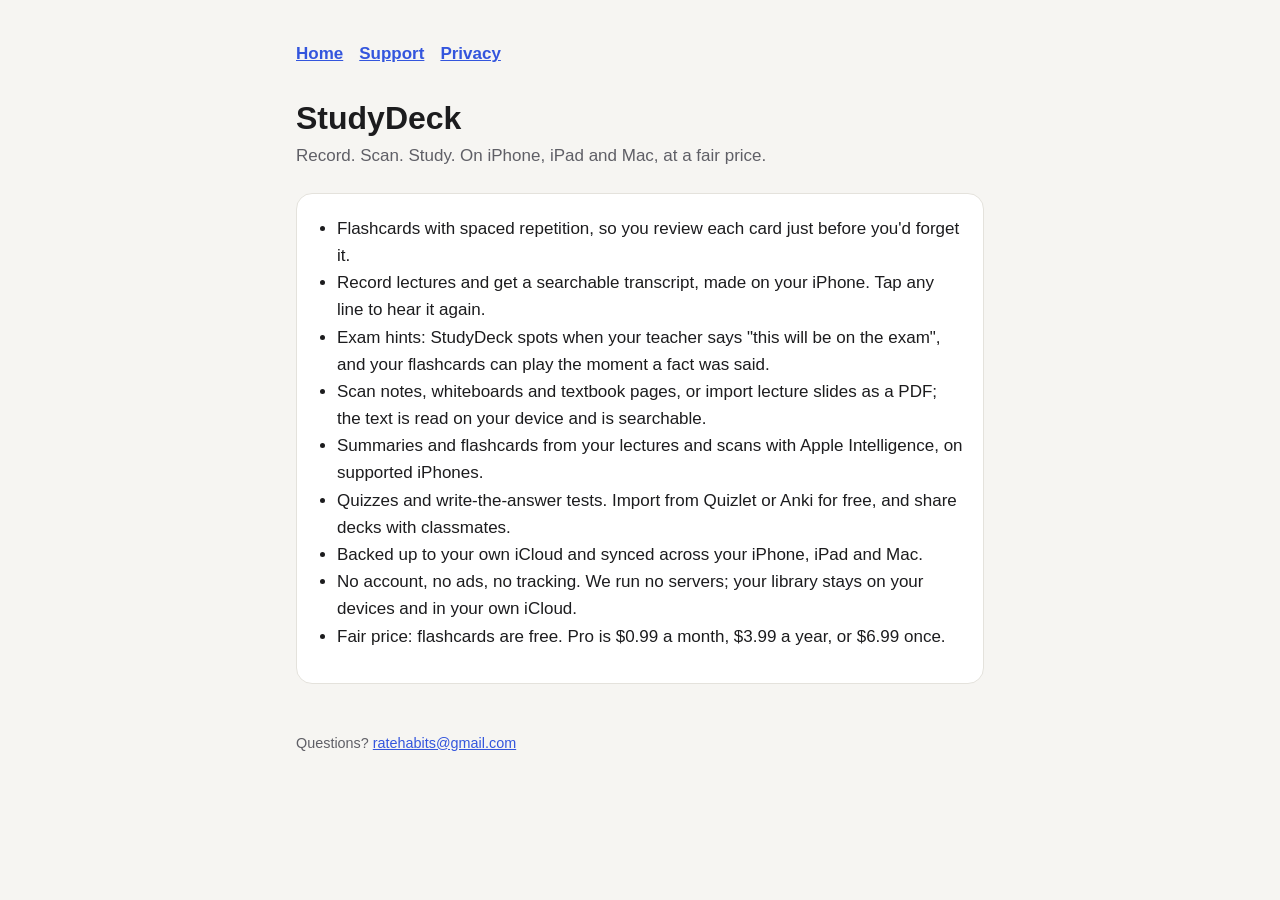
<file: index.html>
<!doctype html><html lang="en"><head><meta charset="utf-8"><meta name="viewport" content="width=device-width,initial-scale=1">
<title>StudyDeck</title><link rel="stylesheet" href="style.css"></head><body><main>
<nav><a href="./">Home</a><a href="support.html">Support</a><a href="privacy.html">Privacy</a></nav>
<h1>StudyDeck</h1><p class="sub">Record. Scan. Study. On iPhone, iPad and Mac, at a fair price.</p>
<div class="card"><ul>
<li>Flashcards with spaced repetition, so you review each card just before you'd forget it.</li>
<li>Record lectures and get a searchable transcript, made on your iPhone. Tap any line to hear it again.</li>
<li>Exam hints: StudyDeck spots when your teacher says "this will be on the exam", and your flashcards can play the moment a fact was said.</li>
<li>Scan notes, whiteboards and textbook pages, or import lecture slides as a PDF; the text is read on your device and is searchable.</li>
<li>Summaries and flashcards from your lectures and scans with Apple Intelligence, on supported iPhones.</li>
<li>Quizzes and write-the-answer tests. Import from Quizlet or Anki for free, and share decks with classmates.</li>
<li>Backed up to your own iCloud and synced across your iPhone, iPad and Mac.</li>
<li>No account, no ads, no tracking. We run no servers; your library stays on your devices and in your own iCloud.</li>
<li>Fair price: flashcards are free. Pro is $0.99 a month, $3.99 a year, or $6.99 once.</li>
</ul></div>
<footer>Questions? <a href="mailto:ratehabits@gmail.com">ratehabits@gmail.com</a></footer>
</main></body></html>
</file>
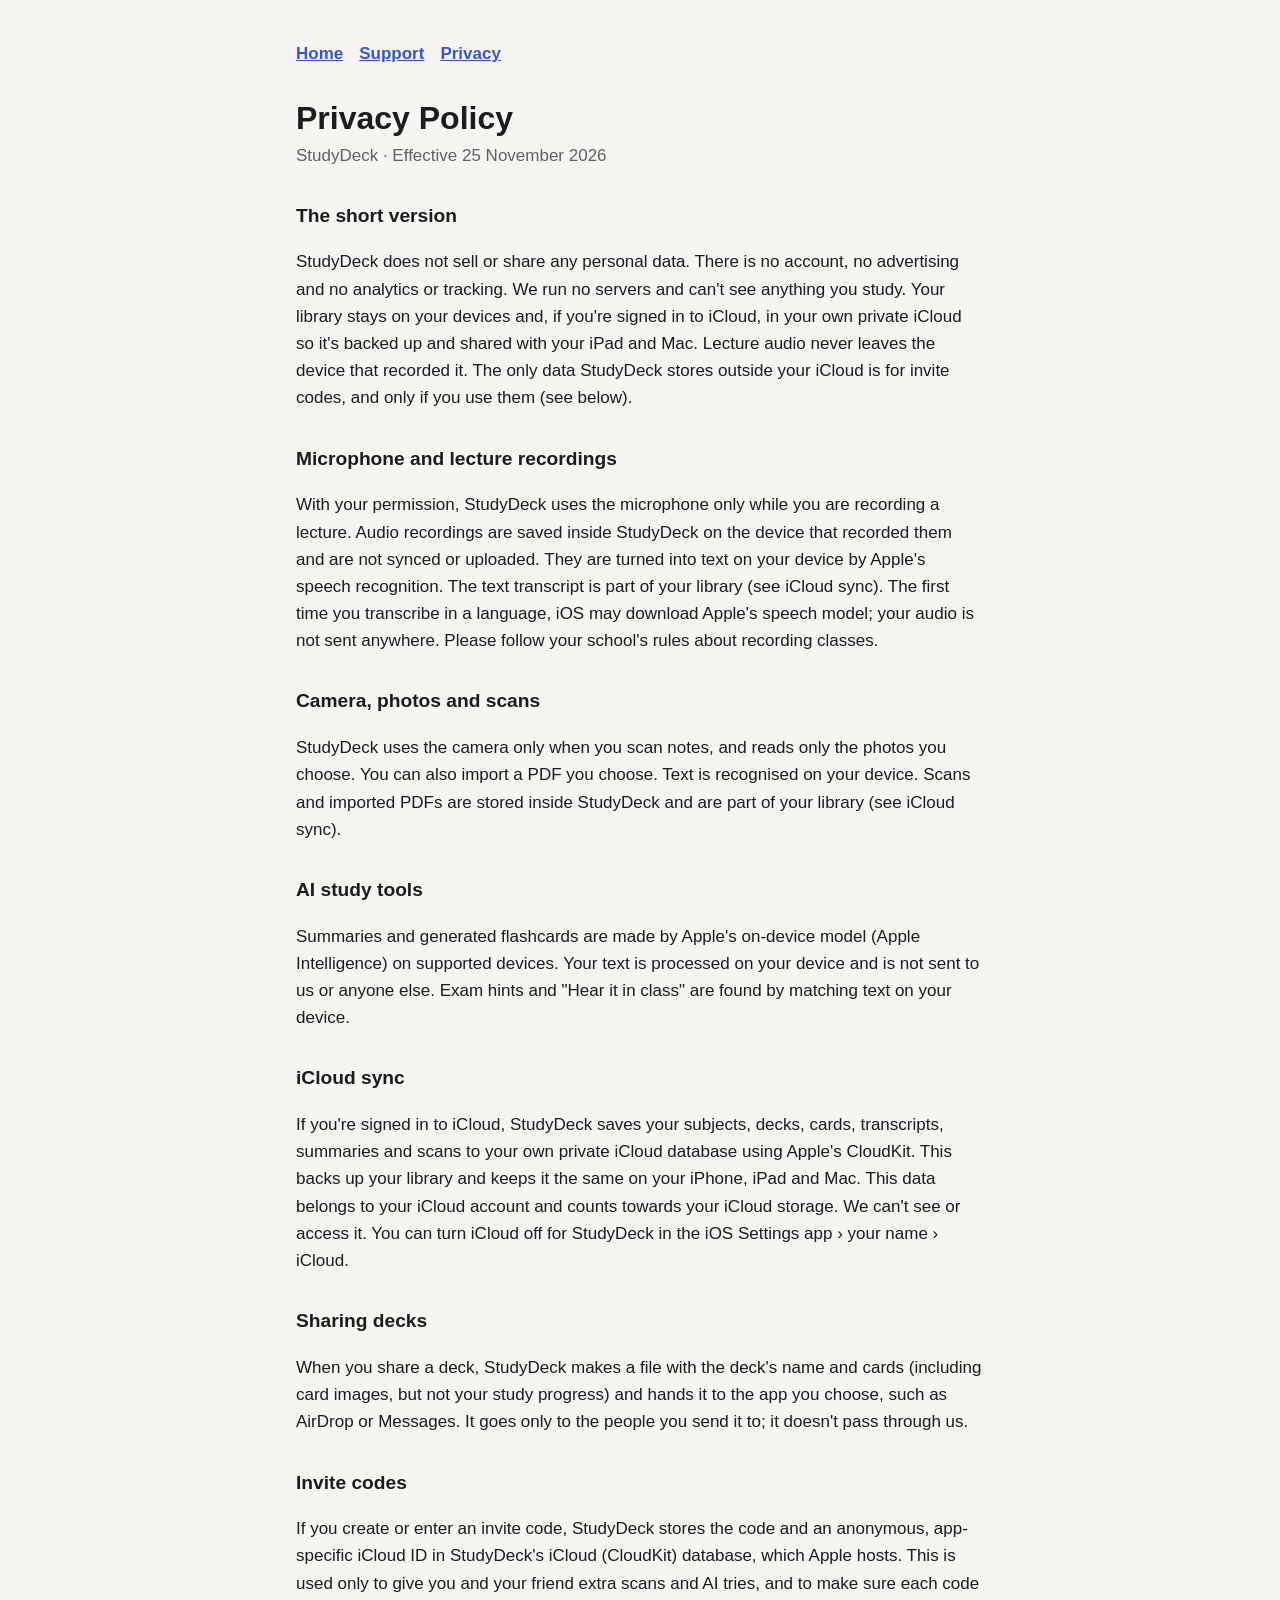
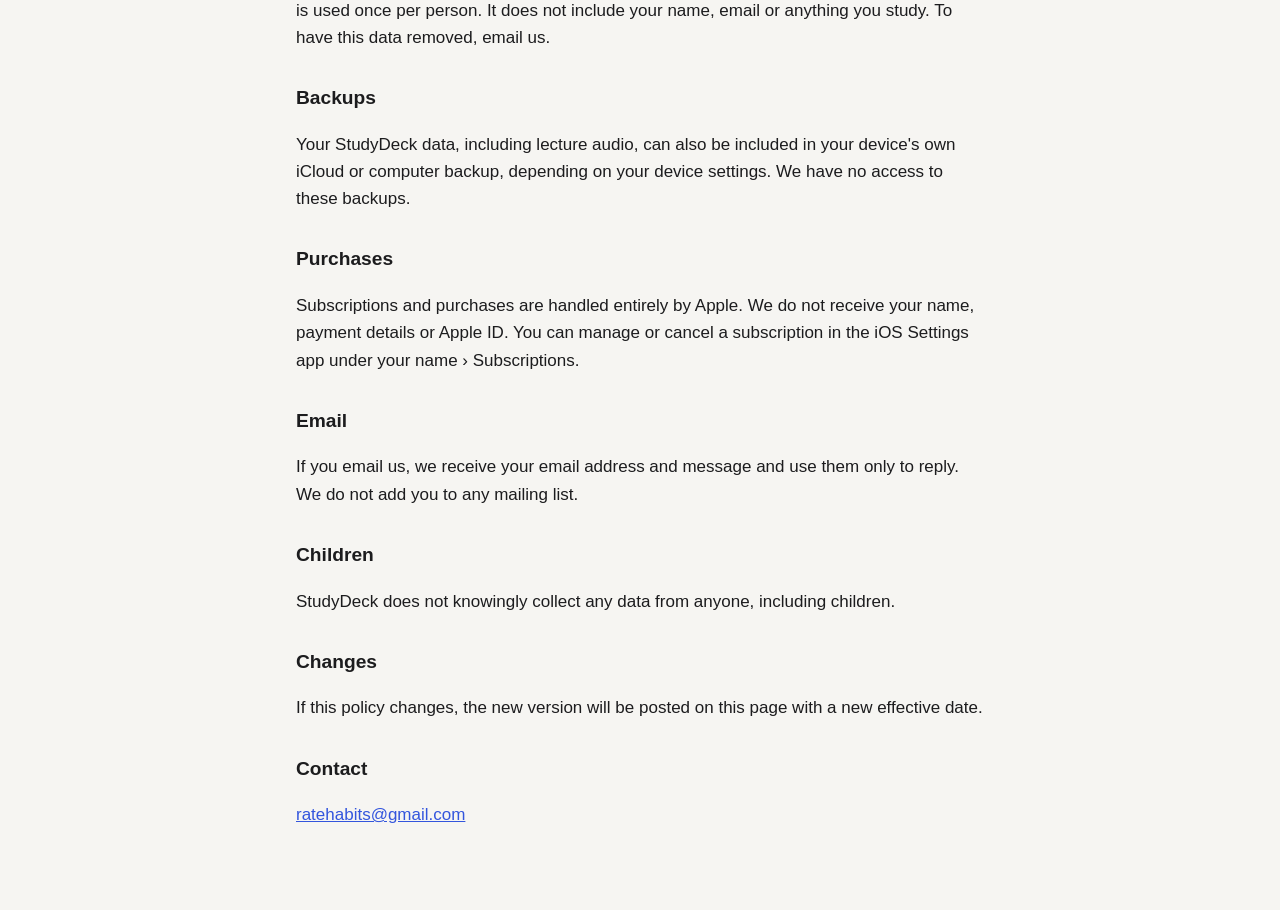
<file: privacy.html>
<!doctype html><html lang="en"><head><meta charset="utf-8"><meta name="viewport" content="width=device-width,initial-scale=1">
<title>StudyDeck Privacy Policy</title><link rel="stylesheet" href="style.css"></head><body><main>
<nav><a href="./">Home</a><a href="support.html">Support</a><a href="privacy.html">Privacy</a></nav>
<h1>Privacy Policy</h1><p class="sub">StudyDeck · Effective 25 November 2026</p>

<h2>The short version</h2>
<p>StudyDeck does not sell or share any personal data. There is no account, no advertising and no analytics or tracking. We run no servers and can't see anything you study. Your library stays on your devices and, if you're signed in to iCloud, in your own private iCloud so it's backed up and shared with your iPad and Mac. Lecture audio never leaves the device that recorded it. The only data StudyDeck stores outside your iCloud is for invite codes, and only if you use them (see below).</p>

<h2>Microphone and lecture recordings</h2>
<p>With your permission, StudyDeck uses the microphone only while you are recording a lecture. Audio recordings are saved inside StudyDeck on the device that recorded them and are not synced or uploaded. They are turned into text on your device by Apple's speech recognition. The text transcript is part of your library (see iCloud sync). The first time you transcribe in a language, iOS may download Apple's speech model; your audio is not sent anywhere. Please follow your school's rules about recording classes.</p>

<h2>Camera, photos and scans</h2>
<p>StudyDeck uses the camera only when you scan notes, and reads only the photos you choose. You can also import a PDF you choose. Text is recognised on your device. Scans and imported PDFs are stored inside StudyDeck and are part of your library (see iCloud sync).</p>

<h2>AI study tools</h2>
<p>Summaries and generated flashcards are made by Apple's on-device model (Apple Intelligence) on supported devices. Your text is processed on your device and is not sent to us or anyone else. Exam hints and "Hear it in class" are found by matching text on your device.</p>

<h2>iCloud sync</h2>
<p>If you're signed in to iCloud, StudyDeck saves your subjects, decks, cards, transcripts, summaries and scans to your own private iCloud database using Apple's CloudKit. This backs up your library and keeps it the same on your iPhone, iPad and Mac. This data belongs to your iCloud account and counts towards your iCloud storage. We can't see or access it. You can turn iCloud off for StudyDeck in the iOS Settings app › your name › iCloud.</p>

<h2>Sharing decks</h2>
<p>When you share a deck, StudyDeck makes a file with the deck's name and cards (including card images, but not your study progress) and hands it to the app you choose, such as AirDrop or Messages. It goes only to the people you send it to; it doesn't pass through us.</p>

<h2>Invite codes</h2>
<p>If you create or enter an invite code, StudyDeck stores the code and an anonymous, app-specific iCloud ID in StudyDeck's iCloud (CloudKit) database, which Apple hosts. This is used only to give you and your friend extra scans and AI tries, and to make sure each code is used once per person. It does not include your name, email or anything you study. To have this data removed, email us.</p>

<h2>Backups</h2>
<p>Your StudyDeck data, including lecture audio, can also be included in your device's own iCloud or computer backup, depending on your device settings. We have no access to these backups.</p>

<h2>Purchases</h2>
<p>Subscriptions and purchases are handled entirely by Apple. We do not receive your name, payment details or Apple ID. You can manage or cancel a subscription in the iOS Settings app under your name › Subscriptions.</p>

<h2>Email</h2>
<p>If you email us, we receive your email address and message and use them only to reply. We do not add you to any mailing list.</p>

<h2>Children</h2>
<p>StudyDeck does not knowingly collect any data from anyone, including children.</p>

<h2>Changes</h2>
<p>If this policy changes, the new version will be posted on this page with a new effective date.</p>

<h2>Contact</h2>
<p><a href="mailto:ratehabits@gmail.com">ratehabits@gmail.com</a></p>
</main></body></html>
</file>
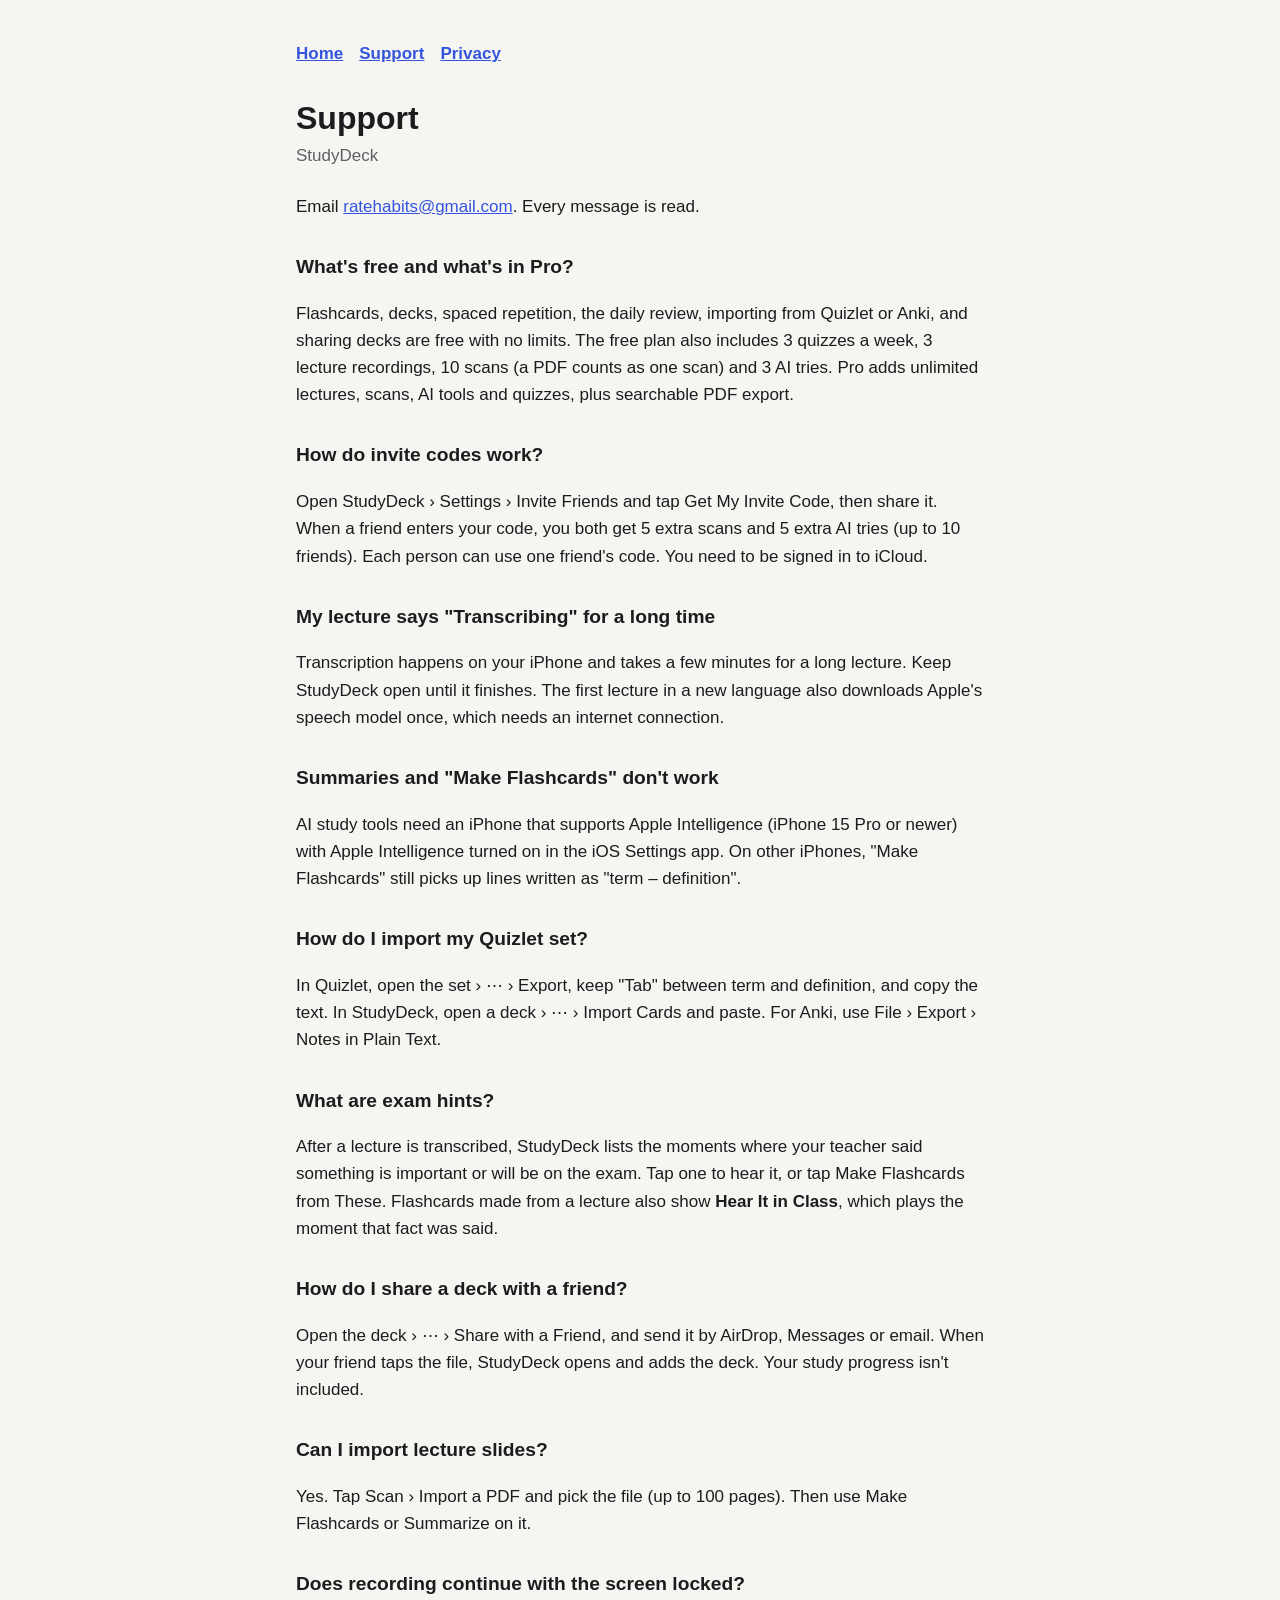
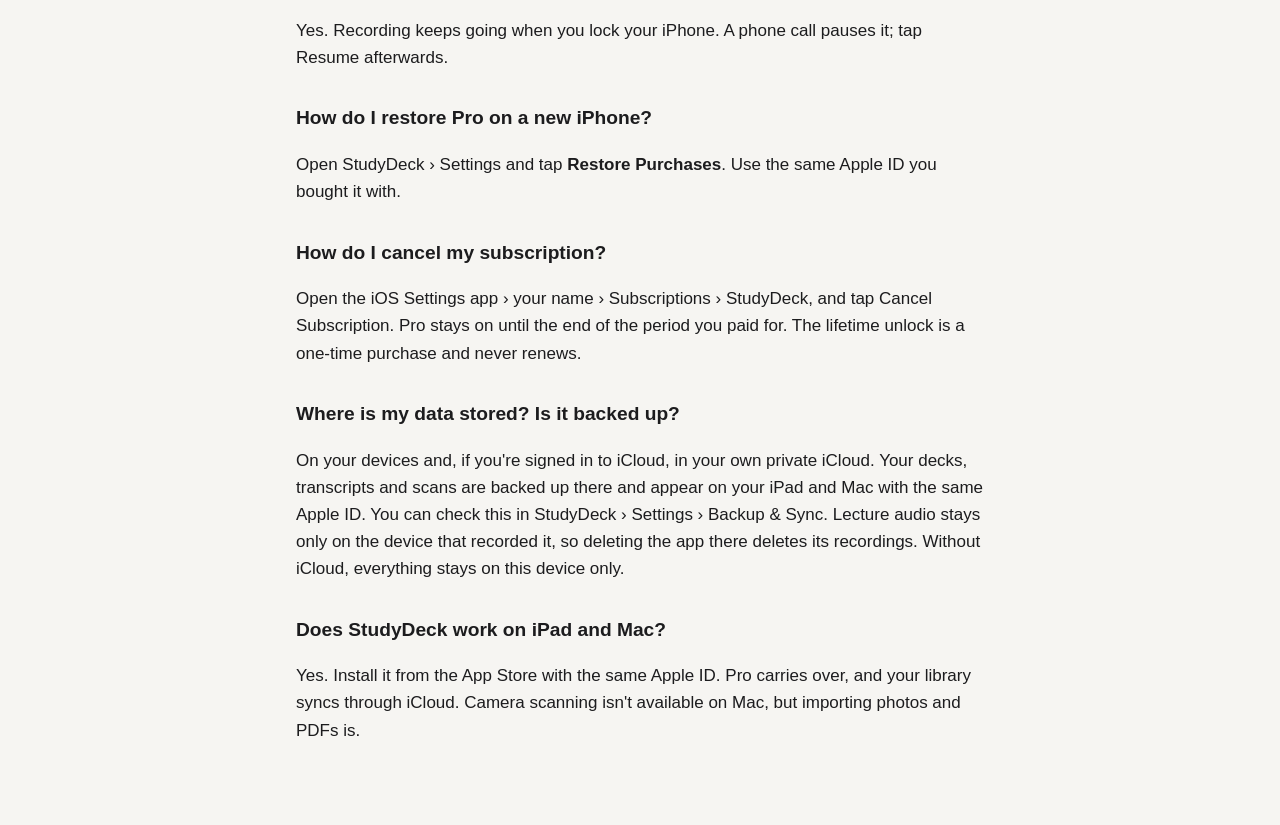
<file: support.html>
<!doctype html><html lang="en"><head><meta charset="utf-8"><meta name="viewport" content="width=device-width,initial-scale=1">
<title>StudyDeck Support</title><link rel="stylesheet" href="style.css"></head><body><main>
<nav><a href="./">Home</a><a href="support.html">Support</a><a href="privacy.html">Privacy</a></nav>
<h1>Support</h1><p class="sub">StudyDeck</p>
<p>Email <a href="mailto:ratehabits@gmail.com">ratehabits@gmail.com</a>. Every message is read.</p>

<h2>What's free and what's in Pro?</h2>
<p>Flashcards, decks, spaced repetition, the daily review, importing from Quizlet or Anki, and sharing decks are free with no limits. The free plan also includes 3 quizzes a week, 3 lecture recordings, 10 scans (a PDF counts as one scan) and 3 AI tries. Pro adds unlimited lectures, scans, AI tools and quizzes, plus searchable PDF export.</p>

<h2>How do invite codes work?</h2>
<p>Open StudyDeck › Settings › Invite Friends and tap Get My Invite Code, then share it. When a friend enters your code, you both get 5 extra scans and 5 extra AI tries (up to 10 friends). Each person can use one friend's code. You need to be signed in to iCloud.</p>

<h2>My lecture says "Transcribing" for a long time</h2>
<p>Transcription happens on your iPhone and takes a few minutes for a long lecture. Keep StudyDeck open until it finishes. The first lecture in a new language also downloads Apple's speech model once, which needs an internet connection.</p>

<h2>Summaries and "Make Flashcards" don't work</h2>
<p>AI study tools need an iPhone that supports Apple Intelligence (iPhone 15 Pro or newer) with Apple Intelligence turned on in the iOS Settings app. On other iPhones, "Make Flashcards" still picks up lines written as "term – definition".</p>

<h2>How do I import my Quizlet set?</h2>
<p>In Quizlet, open the set › ⋯ › Export, keep "Tab" between term and definition, and copy the text. In StudyDeck, open a deck › ⋯ › Import Cards and paste. For Anki, use File › Export › Notes in Plain Text.</p>

<h2>What are exam hints?</h2>
<p>After a lecture is transcribed, StudyDeck lists the moments where your teacher said something is important or will be on the exam. Tap one to hear it, or tap Make Flashcards from These. Flashcards made from a lecture also show <strong>Hear It in Class</strong>, which plays the moment that fact was said.</p>

<h2>How do I share a deck with a friend?</h2>
<p>Open the deck › ⋯ › Share with a Friend, and send it by AirDrop, Messages or email. When your friend taps the file, StudyDeck opens and adds the deck. Your study progress isn't included.</p>

<h2>Can I import lecture slides?</h2>
<p>Yes. Tap Scan › Import a PDF and pick the file (up to 100 pages). Then use Make Flashcards or Summarize on it.</p>

<h2>Does recording continue with the screen locked?</h2>
<p>Yes. Recording keeps going when you lock your iPhone. A phone call pauses it; tap Resume afterwards.</p>

<h2>How do I restore Pro on a new iPhone?</h2>
<p>Open StudyDeck › Settings and tap <strong>Restore Purchases</strong>. Use the same Apple ID you bought it with.</p>

<h2>How do I cancel my subscription?</h2>
<p>Open the iOS Settings app › your name › Subscriptions › StudyDeck, and tap Cancel Subscription. Pro stays on until the end of the period you paid for. The lifetime unlock is a one-time purchase and never renews.</p>

<h2>Where is my data stored? Is it backed up?</h2>
<p>On your devices and, if you're signed in to iCloud, in your own private iCloud. Your decks, transcripts and scans are backed up there and appear on your iPad and Mac with the same Apple ID. You can check this in StudyDeck › Settings › Backup &amp; Sync. Lecture audio stays only on the device that recorded it, so deleting the app there deletes its recordings. Without iCloud, everything stays on this device only.</p>

<h2>Does StudyDeck work on iPad and Mac?</h2>
<p>Yes. Install it from the App Store with the same Apple ID. Pro carries over, and your library syncs through iCloud. Camera scanning isn't available on Mac, but importing photos and PDFs is.</p>
</main></body></html>
</file>
<file: style.css>
:root{--bg:#f6f5f2;--card:#fff;--ink:#1c1c1e;--muted:#5f5f66;--accent:#3355dd;--line:#e4e2dc}
@media (prefers-color-scheme:dark){:root{--bg:#121214;--card:#1c1c1f;--ink:#f2f2f4;--muted:#a5a5ad;--accent:#7f9bff;--line:#2c2c30}}
*{box-sizing:border-box}body{margin:0;background:var(--bg);color:var(--ink);font:17px/1.6 -apple-system,BlinkMacSystemFont,"Segoe UI",Roboto,sans-serif}
main{max-width:720px;margin:0 auto;padding:40px 16px 64px}
h1{font-size:2rem;line-height:1.2;margin:0 0 4px}h2{font-size:1.2rem;margin:32px 0 8px}
.sub{color:var(--muted);margin:0 0 24px}a{color:var(--accent)}
.card{background:var(--card);border:1px solid var(--line);border-radius:16px;padding:4px 20px 16px;margin-top:16px}
nav{display:flex;gap:16px;margin-bottom:32px;font-weight:600}footer{margin-top:48px;color:var(--muted);font-size:.9rem}
ul{padding-left:20px}
</file>
